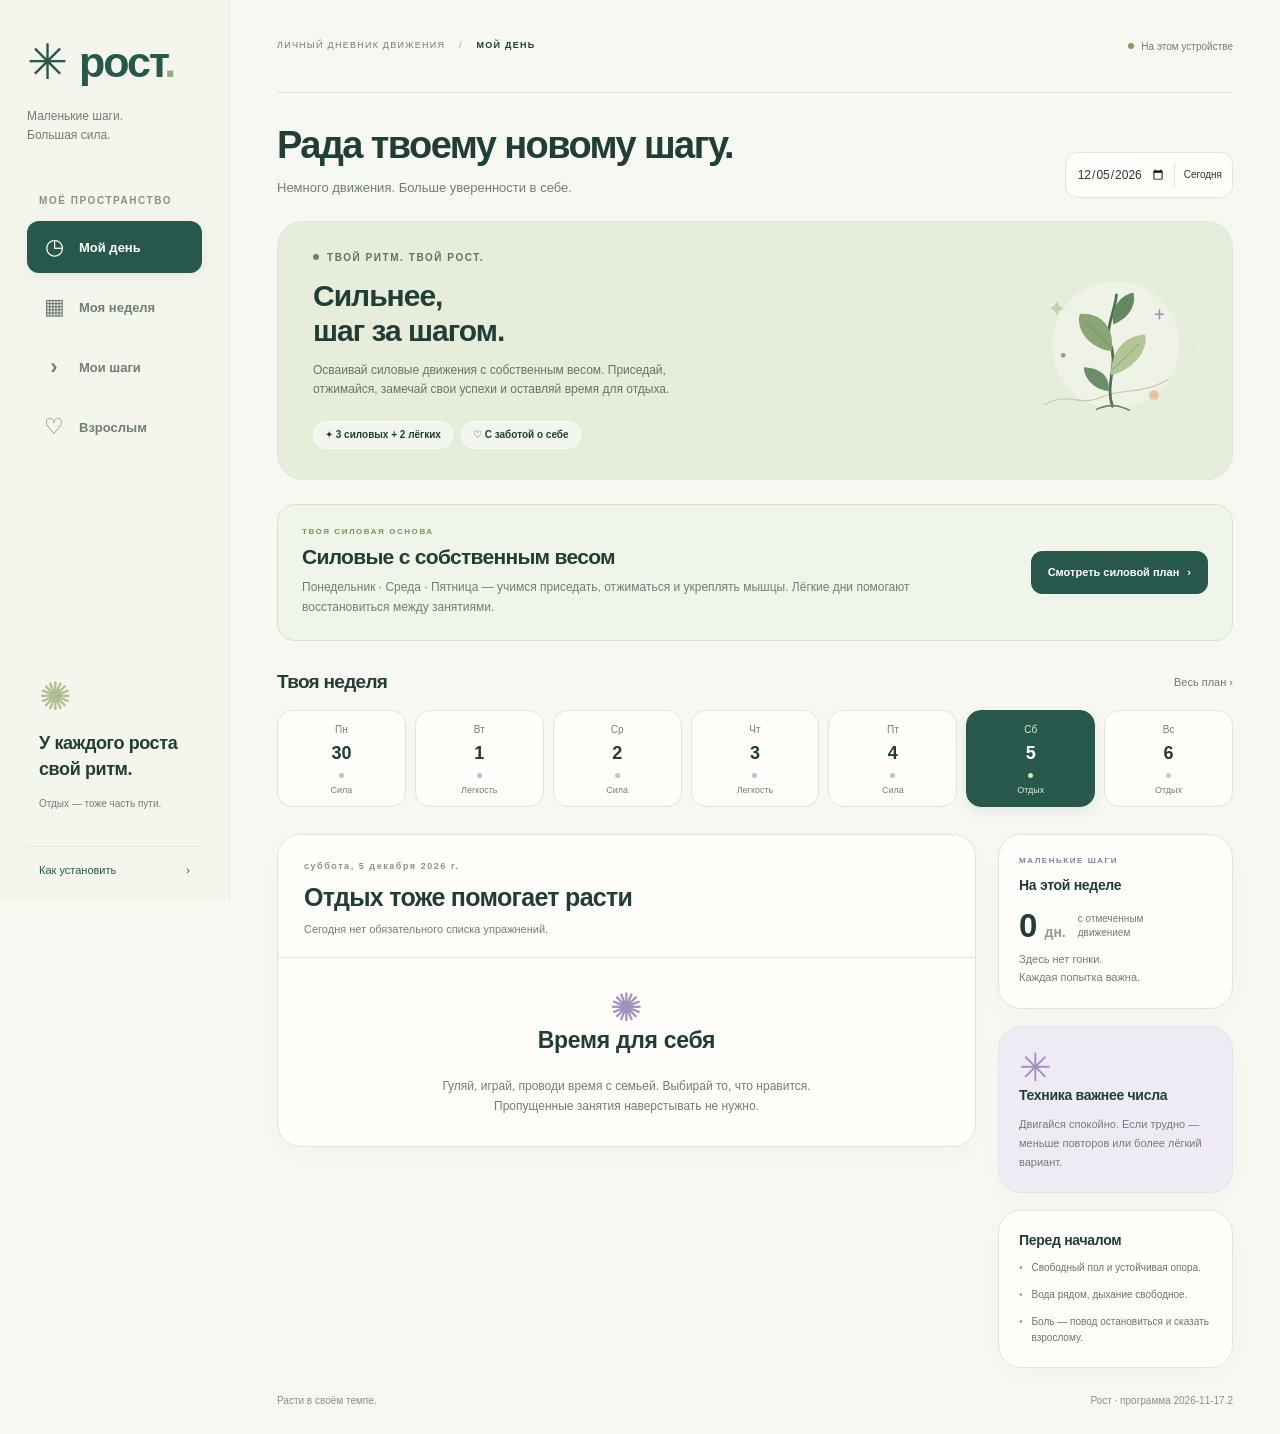
<file: index.html>
<!doctype html>
<html lang="ru">
<head>
<meta charset="utf-8">
<meta name="viewport" content="width=device-width,initial-scale=1,viewport-fit=cover">
<meta name="theme-color" content="#28584c">
<meta name="description" content="Рост — спокойный дневник движения: безопасный старт, маленькие шаги и радость от своих возможностей.">
<meta name="apple-mobile-web-app-capable" content="yes">
<meta name="apple-mobile-web-app-status-bar-style" content="default">
<title>Рост — маленькие шаги, большая сила</title>
<link rel="manifest" href="manifest.webmanifest">
<link rel="apple-touch-icon" href="icon-192.png">
<link rel="icon" href="icon.svg" type="image/svg+xml">
<link rel="stylesheet" href="styles.css">
<script src="app.js" defer></script>
</head>
<body>
<a class="skip-link" href="#main">К тренировке</a>
<div class="app-shell">
<aside class="sidebar">
<a class="brand" href="#today" aria-label="Рост — главная"><span class="brand-mark" aria-hidden="true">✳</span><span>рост<span class="brand-dot">.</span></span></a>
<p class="brand-caption">Маленькие шаги.<br>Большая сила.</p>
<div class="nav-label">МОЁ ПРОСТРАНСТВО</div>
<nav class="navigation" aria-label="Главное меню">
<button data-view="today" class="nav-button active"><span aria-hidden="true">◷</span><span>Мой день</span></button>
<button data-view="week" class="nav-button"><span aria-hidden="true">▦</span><span>Моя неделя</span></button>
<button data-view="progress" class="nav-button"><span aria-hidden="true">›</span><span>Мои шаги</span></button>
<button data-view="parents" class="nav-button"><span aria-hidden="true">♡</span><span>Взрослым</span></button>
</nav>
<div class="sidebar-bottom"><div class="small-flower" aria-hidden="true">✺</div><p>У каждого роста<br>свой ритм.</p><span>Отдых — тоже часть пути.</span></div>
<a class="install-link" href="install.html">Как установить <span aria-hidden="true">›</span></a>
</aside>
<div class="workspace">
<header class="topbar"><div class="breadcrumb">ЛИЧНЫЙ ДНЕВНИК ДВИЖЕНИЯ <span>/</span> <strong id="view-label">МОЙ ДЕНЬ</strong></div><span id="connection" class="connection"><i></i>На этом устройстве</span></header>
<main id="main" tabindex="-1"><div class="loading-state"><span class="brand-mark">✳</span><h1>Твой маленький шаг уже рядом.</h1><p>Открываем программу…</p></div></main>
<footer class="page-footer"><span>Расти в своём темпе.</span><span id="version">Рост · 1.0</span></footer>
</div>
</div>
<div id="toast" role="status" aria-live="polite" class="toast"></div>
<div id="timer-panel" class="timer-panel" hidden><div><span class="eyebrow">ТИХАЯ ПАУЗА</span><strong id="timer-display">01:00</strong></div><button id="timer-stop" class="icon-button" aria-label="Закрыть таймер">×</button></div>
<div id="update-banner" class="update-banner" hidden><span>Доступна новая версия приложения. Записи сохранены.</span><button id="reload-app" class="button dark">Обновить</button></div>
<input type="file" id="import-file" accept="application/json,.json" hidden>
<noscript><p class="noscript">Для дневника необходимо включить JavaScript. Программа находится в файле program.json.</p></noscript>
</body>
</html>
</file>
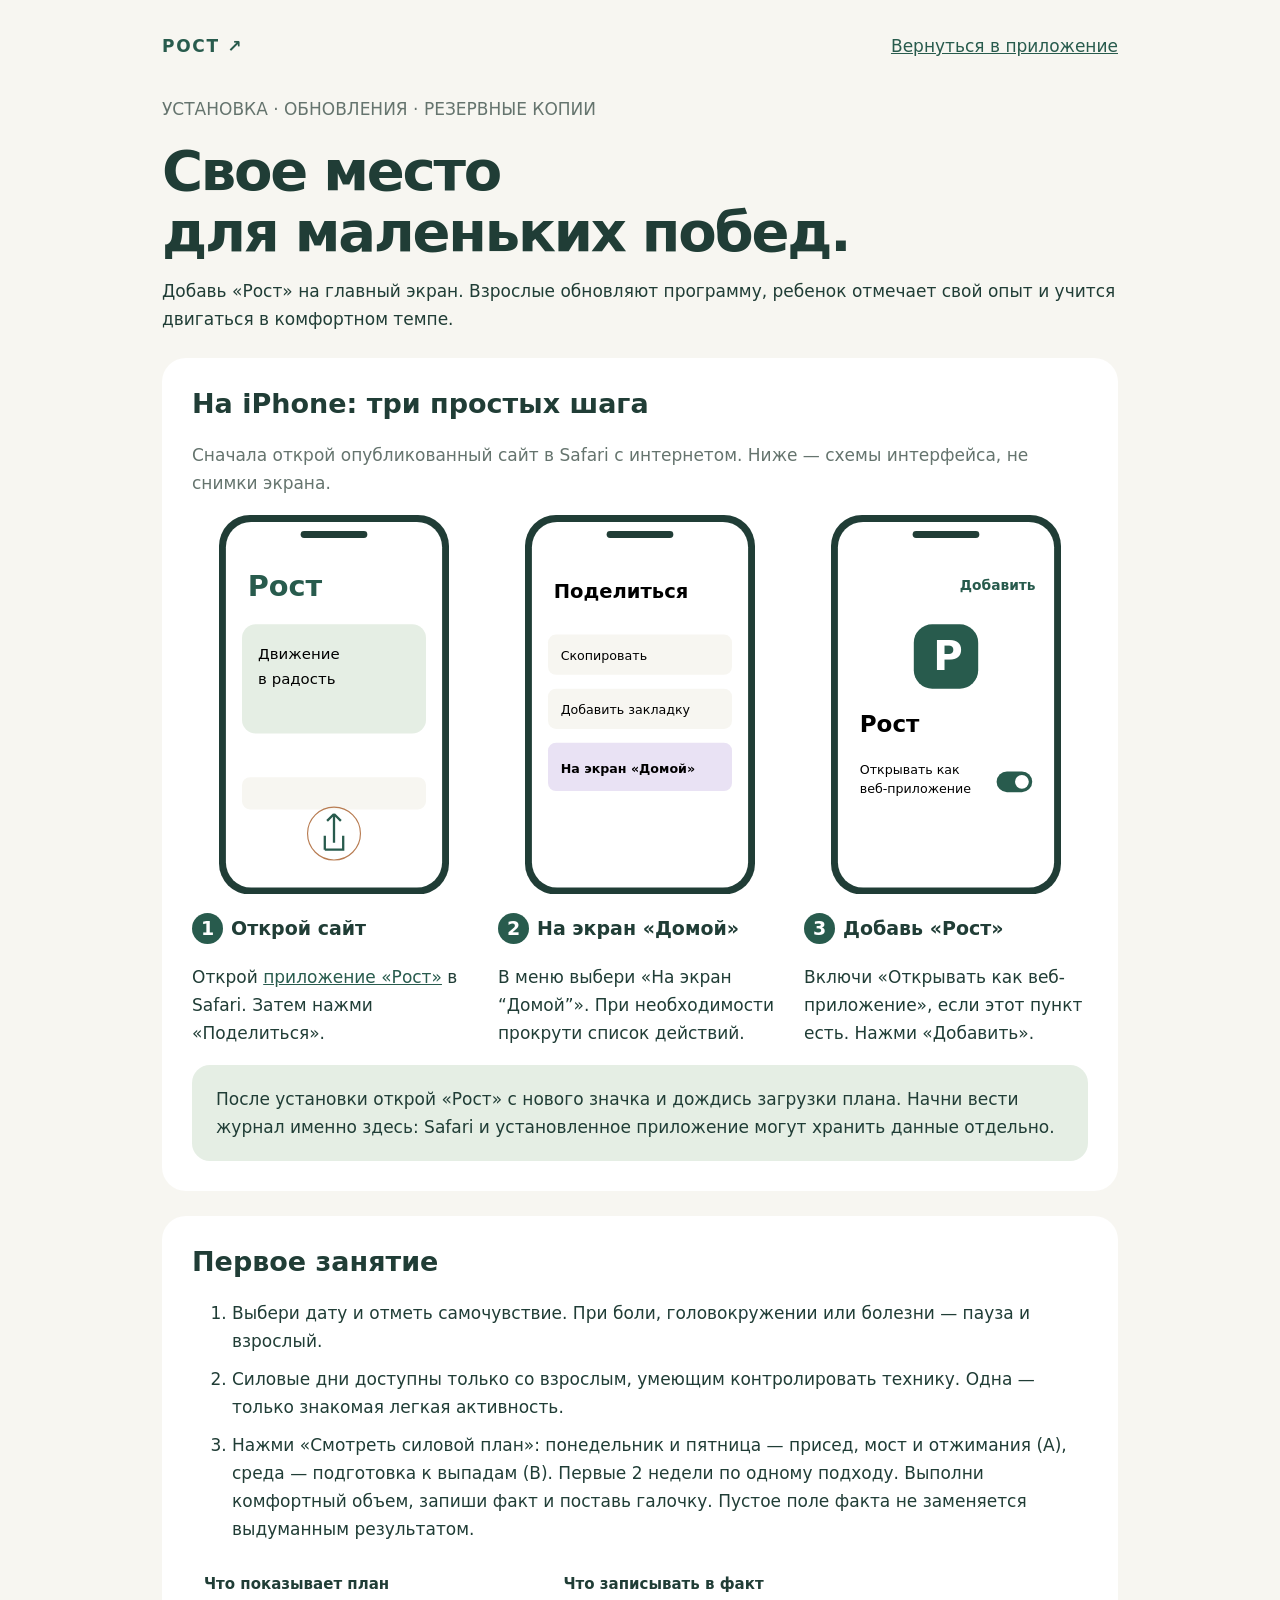
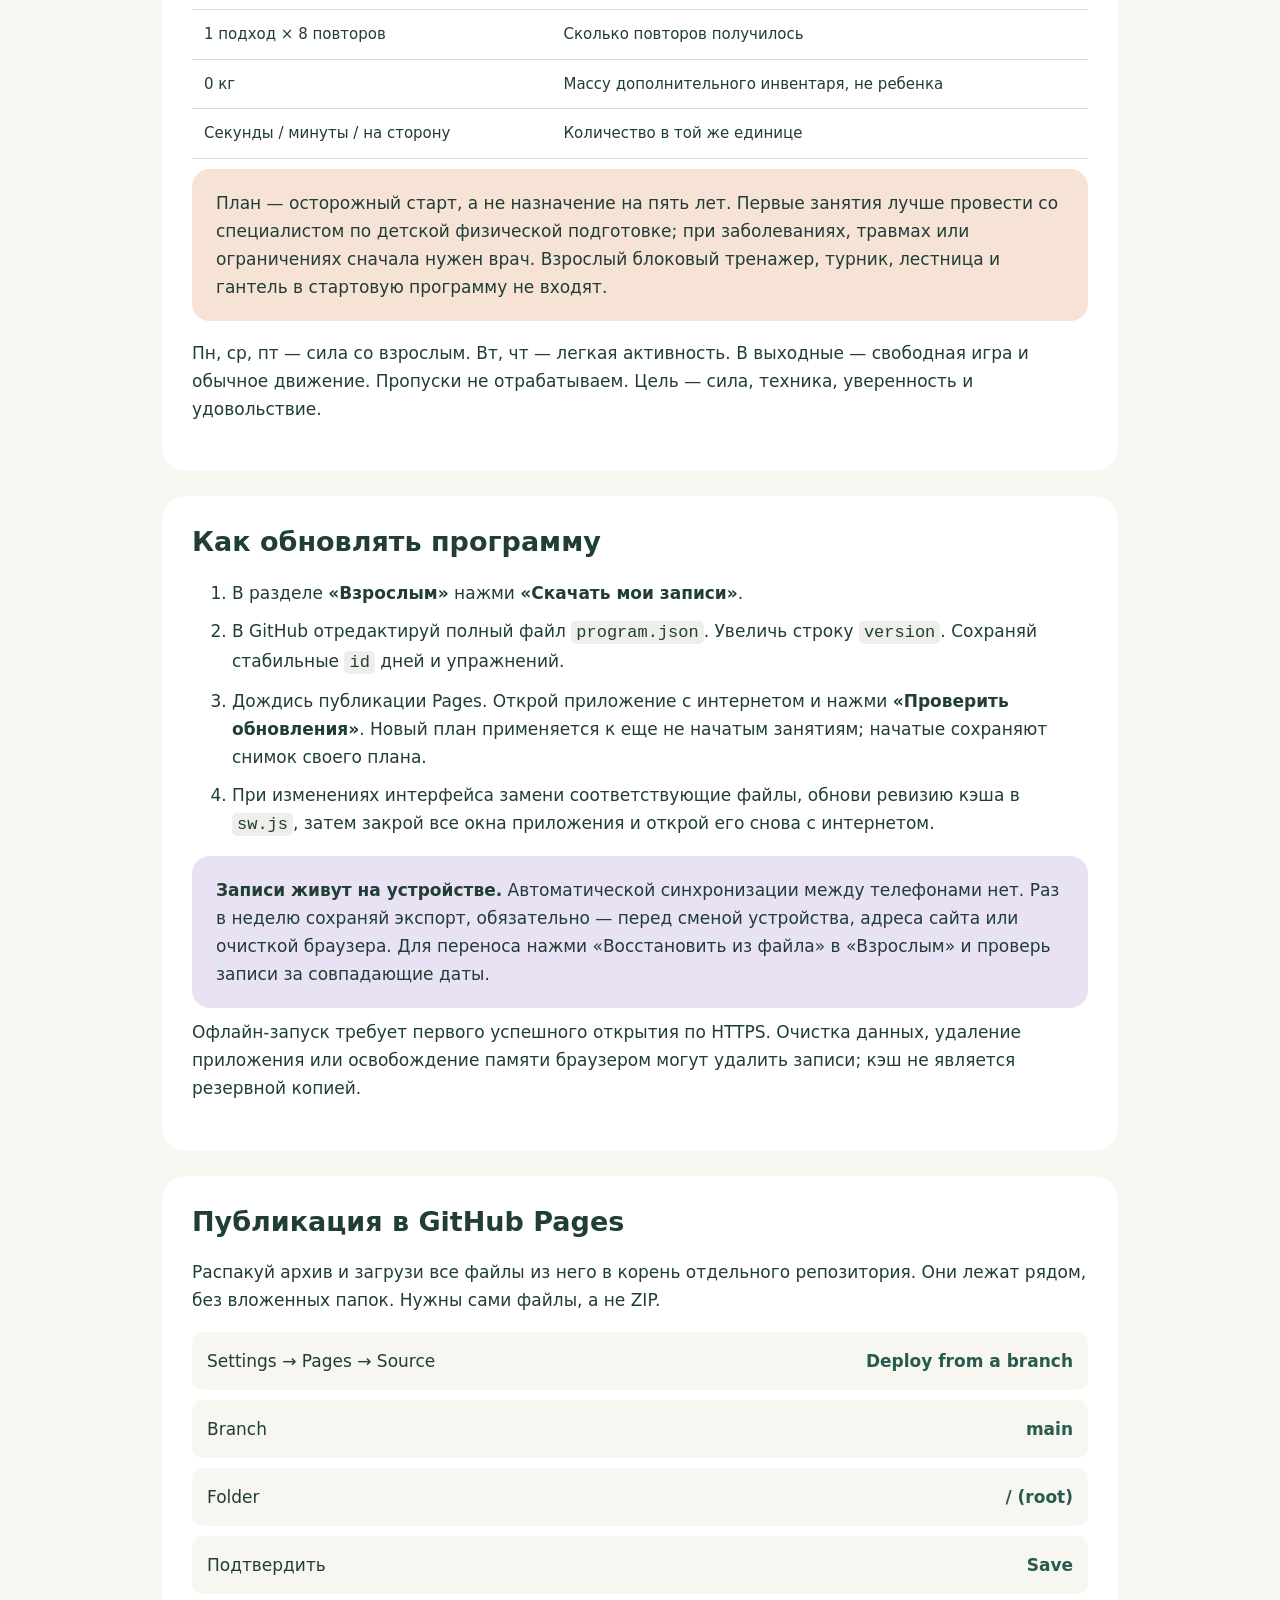
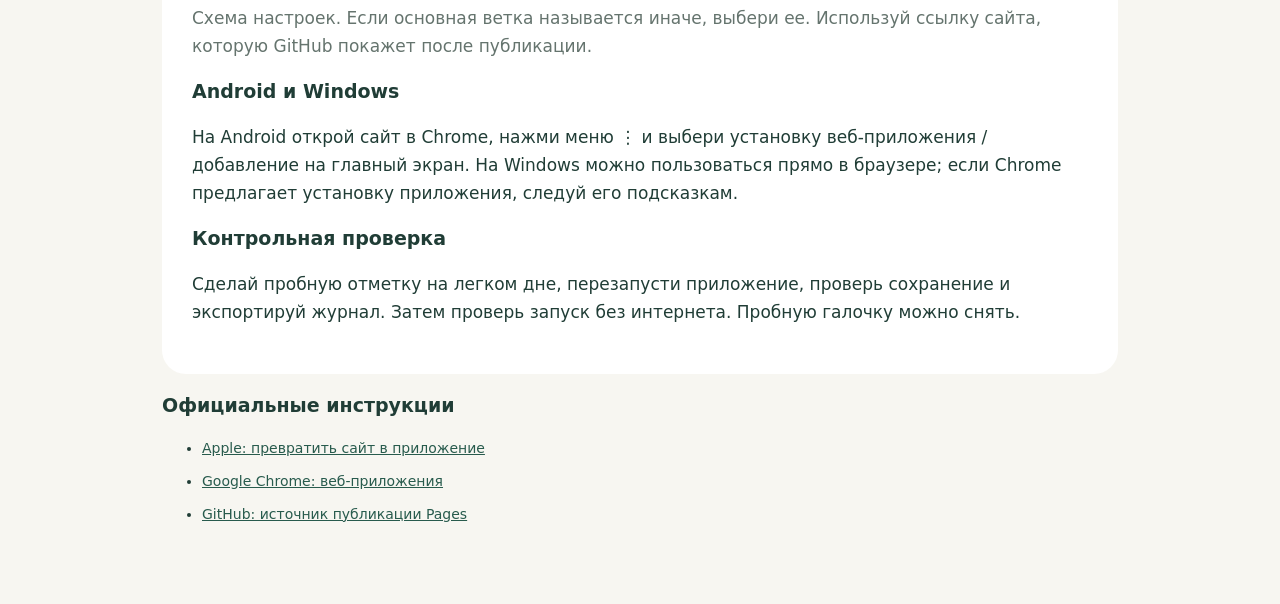
<file: install.html>
<!doctype html><html lang="ru"><meta charset="utf-8"><meta name="viewport" content="width=device-width,initial-scale=1"><meta name="theme-color" content="#285b4d"><title>Рост · установка и обновления</title><style>*{box-sizing:border-box}body{margin:0;background:#f7f6f1;color:#203d36;font:17px/1.65 system-ui,sans-serif}main{max-width:1000px;margin:auto;padding:32px 22px 70px}a{color:#285b4d}nav{display:flex;justify-content:space-between;gap:20px;margin-bottom:35px}.brand{font-weight:800;text-decoration:none;letter-spacing:.1em}h1{font-size:clamp(34px,7vw,56px);line-height:1.08;letter-spacing:-.04em;margin:15px 0}h2{font-size:27px;line-height:1.2;margin:0 0 20px}h3{font-size:19px;line-height:1.3}p{margin:10px 0 18px}.muted{color:#65746e}.box{background:white;padding:30px;border-radius:24px;margin-top:25px}.callout{background:#e5eee4;padding:20px 24px;border-radius:18px}.peach{background:#f6e3d6}.lilac{background:#e9e2f4}.phones{display:grid;grid-template-columns:repeat(3,1fr);gap:22px}.phone{width:100%;max-width:230px;height:auto;display:block;margin:auto}.num{display:inline-grid;place-items:center;background:#285b4d;color:white;border-radius:50%;width:31px;height:31px;font-weight:bold;margin-right:8px}table{width:100%;border-collapse:collapse;font-size:15px}td,th{text-align:left;padding:12px;border-bottom:1px solid #d8ded8}.setting{padding:15px;background:#f7f6f1;border-radius:10px;margin-top:10px;display:flex;justify-content:space-between;gap:20px}.setting b{color:#285b4d}code{font-family:ui-monospace,monospace;background:#eeefea;padding:2px 5px;border-radius:5px}li{margin:10px 0}.sources{font-size:14px}@media(max-width:650px){.phones{grid-template-columns:1fr}.box{padding:22px}.step{border-bottom:1px solid #e0e5de;padding-bottom:18px}.phone{max-width:190px}h2{font-size:25px}}@media print{nav{display:none}.box{break-inside:avoid}.phones{grid-template-columns:repeat(3,1fr)}body{font-size:12px}}</style><main><nav><a class="brand" href="./">РОСТ ↗</a><a href="./">Вернуться в приложение</a></nav><p class="muted">УСТАНОВКА · ОБНОВЛЕНИЯ · РЕЗЕРВНЫЕ КОПИИ</p><h1>Свое место<br>для маленьких побед.</h1><p>Добавь «Рост» на главный экран. Взрослые обновляют программу, ребенок отмечает свой опыт и учится двигаться в комфортном темпе.</p><section class="box"><h2>На iPhone: три простых шага</h2><p class="muted">Сначала открой опубликованный сайт в Safari с интернетом. Ниже — схемы интерфейса, не снимки экрана.</p><div class="phones"><article class="step"><svg class="phone" viewBox="0 0 200 330" role="img" aria-label="Схема шага 1: Открой сайт"><rect width="200" height="330" rx="27" fill="#203d36"/><rect x="6" y="6" width="188" height="318" rx="22" fill="white"/><rect x="71" y="14" width="58" height="6" rx="3" fill="#203d36"/><text x="25" y="70" font-size="25" fill="#285b4d" font-weight="700">Рост</text><rect x="20" y="95" width="160" height="95" rx="12" fill="#e5eee4"/><text x="34" y="125" font-size="13">Движение</text><text x="34" y="147" font-size="13">в радость</text><rect x="20" y="228" width="160" height="28" rx="7" fill="#f7f6f1"/><path d="M92 291h16v-12M92 291v-12M100 285v-25m0 0-6 6m6-6 6 6" stroke="#285b4d" stroke-width="2" fill="none"/><circle cx="100" cy="277" r="23" stroke="#b87c52" fill="none"/></svg><h3><span class="num">1</span>Открой сайт</h3><p>Открой <a href="./">приложение «Рост»</a> в Safari. Затем нажми «Поделиться».</p></article><article class="step"><svg class="phone" viewBox="0 0 200 330" role="img" aria-label="Схема шага 2: На экран «Домой»"><rect width="200" height="330" rx="27" fill="#203d36"/><rect x="6" y="6" width="188" height="318" rx="22" fill="white"/><rect x="71" y="14" width="58" height="6" rx="3" fill="#203d36"/><text x="25" y="72" font-size="17" font-weight="700">Поделиться</text><rect x="20" y="104" width="160" height="35" rx="7" fill="#f7f6f1"/><text x="31" y="126" font-size="11">Скопировать</text><rect x="20" y="151" width="160" height="35" rx="7" fill="#f7f6f1"/><text x="31" y="173" font-size="11">Добавить закладку</text><rect x="20" y="198" width="160" height="42" rx="7" fill="#e9e2f4"/><text x="31" y="224" font-size="11" font-weight="700">На экран «Домой»</text></svg><h3><span class="num">2</span>На экран «Домой»</h3><p>В меню выбери «На экран “Домой”». При необходимости прокрути список действий.</p></article><article class="step"><svg class="phone" viewBox="0 0 200 330" role="img" aria-label="Схема шага 3: Добавь «Рост»"><rect width="200" height="330" rx="27" fill="#203d36"/><rect x="6" y="6" width="188" height="318" rx="22" fill="white"/><rect x="71" y="14" width="58" height="6" rx="3" fill="#203d36"/><text x="112" y="65" font-size="12" fill="#285b4d" font-weight="700">Добавить</text><rect x="72" y="95" width="56" height="56" rx="16" fill="#285b4d"/><text x="89" y="135" font-size="35" fill="white" font-weight="700">Р</text><text x="25" y="189" font-size="20" font-weight="700">Рост</text><text x="25" y="225" font-size="11">Открывать как</text><text x="25" y="242" font-size="11">веб-приложение</text><rect x="144" y="223" width="31" height="18" rx="9" fill="#285b4d"/><circle cx="166" cy="232" r="6" fill="white"/></svg><h3><span class="num">3</span>Добавь «Рост»</h3><p>Включи «Открывать как веб-приложение», если этот пункт есть. Нажми «Добавить».</p></article></div><div class="callout">После установки открой «Рост» с нового значка и дождись загрузки плана. Начни вести журнал именно здесь: Safari и установленное приложение могут хранить данные отдельно.</div></section><section class="box"><h2>Первое занятие</h2><ol><li>Выбери дату и отметь самочувствие. При боли, головокружении или болезни — пауза и взрослый.</li><li>Силовые дни доступны только со взрослым, умеющим контролировать технику. Одна — только знакомая легкая активность.</li><li>Нажми «Смотреть силовой план»: понедельник и пятница — присед, мост и отжимания (A), среда — подготовка к выпадам (B). Первые 2 недели по одному подходу. Выполни комфортный объем, запиши факт и поставь галочку. Пустое поле факта не заменяется выдуманным результатом.</li></ol><table><tr><th>Что показывает план</th><th>Что записывать в факт</th></tr><tr><td>1 подход × 8 повторов</td><td>Сколько повторов получилось</td></tr><tr><td>0 кг</td><td>Массу дополнительного инвентаря, не ребенка</td></tr><tr><td>Секунды / минуты / на сторону</td><td>Количество в той же единице</td></tr></table><p class="callout peach">План — осторожный старт, а не назначение на пять лет. Первые занятия лучше провести со специалистом по детской физической подготовке; при заболеваниях, травмах или ограничениях сначала нужен врач. Взрослый блоковый тренажер, турник, лестница и гантель в стартовую программу не входят.</p><p>Пн, ср, пт — сила со взрослым. Вт, чт — легкая активность. В выходные — свободная игра и обычное движение. Пропуски не отрабатываем. Цель — сила, техника, уверенность и удовольствие.</p></section><section class="box"><h2>Как обновлять программу</h2><ol><li>В разделе <b>«Взрослым»</b> нажми <b>«Скачать мои записи»</b>.</li><li>В GitHub отредактируй полный файл <code>program.json</code>. Увеличь строку <code>version</code>. Сохраняй стабильные <code>id</code> дней и упражнений.</li><li>Дождись публикации Pages. Открой приложение с интернетом и нажми <b>«Проверить обновления»</b>. Новый план применяется к еще не начатым занятиям; начатые сохраняют снимок своего плана.</li><li>При изменениях интерфейса замени соответствующие файлы, обнови ревизию кэша в <code>sw.js</code>, затем закрой все окна приложения и открой его снова с интернетом.</li></ol><div class="callout lilac"><b>Записи живут на устройстве.</b> Автоматической синхронизации между телефонами нет. Раз в неделю сохраняй экспорт, обязательно — перед сменой устройства, адреса сайта или очисткой браузера. Для переноса нажми «Восстановить из файла» в «Взрослым» и проверь записи за совпадающие даты.</div><p>Офлайн-запуск требует первого успешного открытия по HTTPS. Очистка данных, удаление приложения или освобождение памяти браузером могут удалить записи; кэш не является резервной копией.</p></section><section class="box"><h2>Публикация в GitHub Pages</h2><p>Распакуй архив и загрузи все файлы из него в корень отдельного репозитория. Они лежат рядом, без вложенных папок. Нужны сами файлы, а не ZIP.</p><div class="setting"><span>Settings → Pages → Source</span><b>Deploy from a branch</b></div><div class="setting"><span>Branch</span><b>main</b></div><div class="setting"><span>Folder</span><b>/ (root)</b></div><div class="setting"><span>Подтвердить</span><b>Save</b></div><p class="muted">Схема настроек. Если основная ветка называется иначе, выбери ее. Используй ссылку сайта, которую GitHub покажет после публикации.</p><h3>Android и Windows</h3><p>На Android открой сайт в Chrome, нажми меню ⋮ и выбери установку веб-приложения / добавление на главный экран. На Windows можно пользоваться прямо в браузере; если Chrome предлагает установку приложения, следуй его подсказкам.</p><h3>Контрольная проверка</h3><p>Сделай пробную отметку на легком дне, перезапусти приложение, проверь сохранение и экспортируй журнал. Затем проверь запуск без интернета. Пробную галочку можно снять.</p></section><section class="sources"><h3>Официальные инструкции</h3><ul><li><a href="https://support.apple.com/guide/iphone/iphea86e5236/ios" target="_blank" rel="noopener">Apple: превратить сайт в приложение</a></li><li><a href="https://support.google.com/chrome/answer/9658361" target="_blank" rel="noopener">Google Chrome: веб-приложения</a></li><li><a href="https://docs.github.com/en/pages/getting-started-with-github-pages/configuring-a-publishing-source-for-your-github-pages-site" target="_blank" rel="noopener">GitHub: источник публикации Pages</a></li></ul></section></main></html>
</file>
<file: styles.css>
:root{--paper:#f7f8f2;--surface:#fffefa;--ink:#213e36;--muted:#6f7f76;--green:#28584c;--lime:#dcebc6;--line:#e1e6dc;--lilac:#eae5f5;--peach:#f9e6d7;--rose:#a14d51;--radius:23px;--shadow:0 8px 30px #27453705;font-family:Inter,-apple-system,BlinkMacSystemFont,"Segoe UI",Arial,sans-serif;color:var(--ink);background:var(--paper);font-synthesis:none}*{box-sizing:border-box}body{margin:0}button,input,select{font:inherit}button,a,input,summary{touch-action:manipulation}button,a{ -webkit-tap-highlight-color:transparent}button{cursor:pointer}a{color:var(--green)}button:focus-visible,a:focus-visible,input:focus-visible,summary:focus-visible,select:focus-visible{outline:3px solid #8b73b8;outline-offset:3px}button:disabled,input:disabled{cursor:not-allowed;opacity:.55}button{color:inherit}button:not(.nav-button){transition:background .15s,transform .15s}button:active:not(:disabled){transform:translateY(1px)}[hidden]{display:none!important}.app-shell{display:grid;grid-template-columns:230px minmax(0,1fr);min-height:100dvh}.sidebar{position:sticky;top:0;height:100dvh;padding:38px 27px 24px;border-right:1px solid var(--line);display:flex;flex-direction:column;background:#f4f6ee}.brand{font-weight:750;font-size:43px;letter-spacing:-2px;text-decoration:none;display:flex;align-items:center;gap:11px;line-height:1}.brand-mark{font-size:49px;color:var(--green);font-weight:400;letter-spacing:0}.brand-dot{color:#94ae73}.brand-caption{font-size:12px;line-height:1.6;margin:20px 0 50px;color:var(--muted)}.nav-label,.eyebrow{font-size:10px;font-weight:750;letter-spacing:1.55px}.nav-label{color:#879186;margin:0 12px 15px}.navigation{display:grid;gap:8px}.nav-button{display:flex;align-items:center;gap:14px;padding:15px 16px;width:100%;border:0;border-radius:12px;background:none;color:var(--muted);text-align:left;font-size:13px;font-weight:600;min-height:48px}.nav-button>span:first-child{width:22px;font-size:22px;text-align:center;line-height:1}.nav-button:hover{background:#e9eee1}.nav-button.active{background:var(--green);color:white;box-shadow:0 5px 14px #28584c13}.sidebar-bottom{margin-top:auto;padding:35px 12px}.small-flower{font-size:39px;color:#b0be8f}.sidebar-bottom p{font-size:18px;font-weight:600;line-height:1.45;letter-spacing:-.4px;margin:11px 0}.sidebar-bottom>span{font-size:10px;color:var(--muted)}.install-link{display:flex;justify-content:space-between;padding:17px 12px 0;border-top:1px solid var(--line);font-size:11px;text-decoration:none}.workspace{padding:0 47px;max-width:1440px;width:100%;margin:auto}.topbar{display:flex;justify-content:space-between;align-items:center;min-height:93px;gap:20px;border-bottom:1px solid var(--line);margin-bottom:31px}.breadcrumb{font-size:9px;letter-spacing:1.25px;color:var(--muted);line-height:1.7}.breadcrumb strong{font-size:9px;color:var(--ink)}.breadcrumb span{margin:0 10px;color:#a3aca0}.connection{font-size:10px;white-space:nowrap;color:var(--muted);display:flex;gap:7px;align-items:center}.connection i{width:6px;height:6px;background:#7f9b66;border-radius:50%}.connection.offline i{background:#b59e61}.page-footer{display:flex;justify-content:space-between;gap:18px;color:#899388;font-size:10px;padding:27px 0 28px}.loading-state{text-align:center;padding:60px 16px}h1,h2,h3,p{margin-top:0}h1{font-size:38px;font-weight:650;letter-spacing:-1.6px;line-height:1.12}h2{font-size:24px;letter-spacing:-.7px;font-weight:650}h3{font-size:17px;font-weight:650;letter-spacing:-.3px}p{font-size:13px;line-height:1.65}.intro-heading{display:flex;justify-content:space-between;gap:20px;align-items:end;margin-bottom:23px}.intro-heading h1{margin-bottom:10px}.intro-heading p{color:var(--muted);margin-bottom:0}.date-pill{display:flex;align-items:center;gap:8px;background:var(--surface);border:1px solid var(--line);border-radius:12px;padding:8px 10px;flex-shrink:0}.date-pill input{border:0;background:transparent;color:var(--ink);max-width:137px;font-size:12px;min-height:28px}.date-pill button{font-size:10px;border:0;border-left:1px solid var(--line);background:transparent;padding:6px 0 6px 9px}.hero{position:relative;overflow:hidden;display:grid;grid-template-columns:minmax(0,1fr) 215px;background:#e6eddb;border:1px solid #dfe7d3;border-radius:26px;margin-bottom:24px;min-height:235px}.hero-copy{padding:30px 35px;position:relative;z-index:1}.hero .eyebrow{color:#61764e;display:flex;align-items:center;gap:8px;margin-bottom:16px}.eyebrow-dot{width:6px;height:6px;border-radius:50%;background:#6d8656}.hero h2{font-size:30px;letter-spacing:-1px;margin:0 0 12px;max-width:400px;line-height:1.16}.hero p{color:#65775d;max-width:375px;font-size:12px;margin:0 0 22px;line-height:1.6}.hero-art{position:relative;display:flex;align-items:center;justify-content:center;margin-right:24px}.hero-art svg{width:230px;height:215px;max-width:100%;overflow:visible}.hero-tags{display:flex;flex-wrap:wrap;gap:8px}.tag{display:inline-flex;align-items:center;gap:6px;background:#ffffff85;font-size:10px;font-weight:550;border:1px solid #ffffff65;border-radius:20px;padding:7px 11px;line-height:1.2}.tag.green{background:#edf3e5;border-color:#e1e9d5;color:#587047}.tag.lilac{background:var(--lilac);border-color:var(--lilac);color:#756188}.tag.peach{background:var(--peach);border-color:var(--peach);color:#92674b}.tag.neutral{background:#eff1ec;border-color:#e4e8df;color:#71816e}.section-title{display:flex;align-items:center;justify-content:space-between;gap:12px;margin-bottom:14px}.section-title h2{font-size:19px;margin:0}.section-title .quiet-link{border:0;padding:8px 0;background:none;font-size:11px;color:var(--muted)}.week-strip{display:grid;grid-template-columns:repeat(7,minmax(0,1fr));gap:9px;margin-bottom:27px}.day-mini{border:1px solid var(--line);border-radius:15px;background:var(--surface);padding:13px 5px 11px;text-align:center;color:var(--muted)}.day-mini .day-name{display:block;font-size:10px;margin-bottom:8px}.day-mini .day-number{font-size:18px;font-weight:650;display:block;margin-bottom:9px;color:var(--ink)}.day-mini .day-status{font-size:9px;display:block;white-space:nowrap;overflow:hidden;text-overflow:ellipsis}.day-mini .day-dot{display:block;width:5px;height:5px;border-radius:50%;margin:0 auto 7px;background:#bdcaaa}.day-mini.kind-easy .day-dot{background:#c5b8da}.day-mini.kind-rest .day-dot{background:#c4ccc0}.day-mini.selected{background:var(--green);border-color:var(--green);color:#dbe8dc;box-shadow:0 5px 14px #28584c17}.day-mini.selected .day-number{color:white}.day-mini.selected .day-dot{background:#d0e3b1}.day-mini.has-progress .day-status{font-weight:700}.today-grid{display:grid;grid-template-columns:minmax(0,1fr) 235px;gap:22px;align-items:start}.main-card,.side-card,.section-card{background:var(--surface);border:1px solid var(--line);border-radius:var(--radius);box-shadow:var(--shadow)}.routine-header{padding:24px 26px 19px;border-bottom:1px solid var(--line)}.routine-header .eyebrow{color:#8a9683;font-size:9px;margin:0 0 9px}.routine-header h2{font-size:25px;margin:0 0 8px}.routine-header p{color:var(--muted);font-size:11px;margin:0}.routine-meta{display:flex;align-items:center;justify-content:space-between;gap:15px;margin-top:16px}.progress-count{font-size:11px;color:var(--muted)}.progress-bar{height:4px;background:#e9eee2;border-radius:10px;margin-top:15px;overflow:hidden}.progress-bar i{display:block;height:100%;background:#8daa6b;transition:width .3s}.preflight{padding:20px 26px;background:#fcfcf7;border-bottom:1px solid var(--line)}.preflight-title{font-size:11px;font-weight:650;margin-bottom:10px}.mood-buttons{display:flex;flex-wrap:wrap;gap:7px;margin-bottom:13px}.mood{border:1px solid var(--line);border-radius:20px;background:var(--surface);padding:8px 10px;font-size:10px;min-height:34px}.mood.active{background:#e9efdf;border-color:#9bb47e}.mood[data-mood="pain"].active{background:#f7e1df;border-color:#d1a6a1;color:#803f42}.adult-control{display:flex;gap:9px;align-items:flex-start;font-size:11px;line-height:1.5}.adult-control input{accent-color:var(--green);width:17px;height:17px;margin:0;flex-shrink:0}.adult-control small{display:block;color:var(--muted);font-size:10px;margin-top:3px}.notice{font-size:11px;line-height:1.6;background:#f0f3e9;border-radius:12px;padding:12px 14px;margin:14px 0 0;color:#617356}.notice.warning{background:#f9e7df;color:#895d4c}.notice.pain{background:#f8e4e2;color:#8e4449}.notice.info{background:#efebf6;color:#736387}.phase{margin:18px 23px;padding:14px 15px;background:#f2f4ec;border-radius:13px;display:flex;gap:12px;align-items:start}.phase-icon{font-size:20px;color:#8aa76b;flex-shrink:0}.phase h3{font-size:11px;margin:0 0 3px}.phase p{font-size:10px;line-height:1.6;color:var(--muted);margin:0}.exercise-list{padding:0 23px}.exercise{padding:19px 0 20px;border-bottom:1px solid var(--line)}.exercise:last-child{border-bottom:0}.exercise-heading{display:flex;gap:11px;align-items:start;margin-bottom:12px}.exercise-number{width:28px;height:28px;flex-shrink:0;border-radius:9px;background:#f0f0e9;display:grid;place-items:center;font-size:10px;color:#829073}.exercise.done .exercise-number{background:#dceacb;color:#577c3c}.exercise-title{flex:1;min-width:0}.exercise h3{font-size:14px;margin:1px 0 5px}.exercise-subtitle{font-size:10px;color:var(--muted);line-height:1.4}.technique{font-size:11px;margin-bottom:13px}.technique summary{cursor:pointer;color:#647d59;font-size:10px;padding:5px 0;list-style:none}.technique summary::before{content:'＋';margin-right:5px}.technique[open] summary::before{content:'−'}.technique p{font-size:11px;background:#f3f5ee;border-radius:10px;margin:6px 0 0;padding:11px 13px;color:#66715f;line-height:1.6}.technique p b{font-weight:650;color:#4a6143}.sets-grid{display:grid;grid-template-columns:32px minmax(65px,1fr) 82px 70px 31px;gap:7px;align-items:center}.set-head{font-size:8px;color:#88917f;padding-bottom:8px;line-height:1.3}.set-head .sub{display:block;font-size:7px;color:#9a9f94}.set-number{font-size:10px;color:var(--muted);text-align:center}.set-plan{font-size:11px;font-weight:550;line-height:1.35}.set-plan small{display:block;font-size:8px;font-weight:400;color:#8b9485;margin-top:3px}.set-input{width:100%;min-width:0;border:1px solid #dfe5d8;border-radius:8px;padding:9px 7px;background:#fffefa;color:var(--ink);font-size:12px;text-align:center;height:36px;-moz-appearance:textfield}.set-input::-webkit-inner-spin-button{appearance:none}.set-input::placeholder{color:#bdc4b7}.set-check{width:22px;height:22px;accent-color:var(--green);cursor:pointer;margin:0 0 0 3px}.set-row{display:contents}.set-spacer{grid-column:1 / -1;height:1px}.exercise-tools{display:flex;justify-content:space-between;gap:10px;align-items:center;margin-top:11px}.rest-button{font-size:9px;color:#7e8b72;background:#f0f3e9;border:0;border-radius:6px;padding:7px 9px;min-height:30px}.exercise-tools>span{font-size:8px;color:#8b9684}.routine-bottom{padding:14px 24px 24px}.routine-bottom p{font-size:10px;color:var(--muted);margin:0}.side-stack{display:grid;gap:17px}.side-card{padding:21px 20px}.side-card h3{font-size:14px;margin-bottom:12px}.side-card p{font-size:11px;color:var(--muted);margin-bottom:0;line-height:1.7}.side-card.lilac{background:#eeebf5;border-color:#e6e1f0}.side-card.peach{background:#fbecdf;border-color:#f2e2d3}.side-card .eyebrow{font-size:8px;color:#8b7d9f;margin-bottom:12px;display:block}.small-stat{display:flex;align-items:center;gap:12px;margin:14px 0 5px}.stat-value{font-size:33px;font-weight:550;letter-spacing:-1px}.stat-value span{font-size:14px;color:#929a8d;letter-spacing:0}.small-stat p{font-size:10px;line-height:1.4}.flower-icon{font-size:39px;color:#a391bd;line-height:1}.tips-list{list-style:none;margin:0;padding:0}.tips-list li{display:flex;gap:9px;font-size:10px;color:#697861;line-height:1.6;margin-bottom:11px}.tips-list li:last-child{margin-bottom:0}.tips-list li::before{content:'•';color:#9aae7e}.tiny-label{font-size:9px;color:#909b87}.button{border:1px solid var(--line);border-radius:11px;background:var(--surface);font-size:12px;padding:12px 16px;min-height:43px;font-weight:550;text-decoration:none;display:inline-flex;align-items:center;justify-content:center;gap:8px}.button.dark{background:var(--green);border-color:var(--green);color:white}.button.soft{background:#e9efde;border-color:#dfe7d4}.button:hover{filter:brightness(.98)}.button-row{display:flex;flex-wrap:wrap;gap:9px;margin-top:17px}.section-card{padding:25px 27px;margin-bottom:19px}.section-card>p{color:var(--muted)}.week-cards{display:grid;grid-template-columns:repeat(2,minmax(0,1fr));gap:17px}.week-card{border:1px solid var(--line);background:var(--surface);border-radius:20px;padding:22px;display:flex;flex-direction:column;align-items:start}.week-card-top{display:flex;justify-content:space-between;gap:10px;width:100%;align-items:center;margin-bottom:18px}.week-card-day{font-size:11px;font-weight:600;color:var(--muted)}.week-card h2{font-size:21px;margin-bottom:10px}.week-card p{font-size:11px;color:var(--muted)}.week-card ul{padding-left:17px;margin:0 0 18px;width:100%;font-size:11px;line-height:1.8;color:#62715d}.week-card .button{margin-top:auto;font-size:11px;min-height:36px;padding:9px 12px}.week-card.kind-rest{background:#eff2e8}.week-card.kind-rest h2{font-size:20px}.stats-grid{display:grid;grid-template-columns:repeat(3,1fr);gap:16px;margin-bottom:22px}.stat-card{padding:22px;border:1px solid var(--line);border-radius:18px;background:var(--surface)}.stat-card:nth-child(2){background:var(--lilac)}.stat-card:nth-child(3){background:var(--peach)}.stat-card strong{display:block;font-size:35px;font-weight:600;margin-bottom:9px;letter-spacing:-1px}.stat-card span{font-size:11px;color:var(--muted)}.empty-state{padding:35px 15px;text-align:center}.empty-state .flower-icon{font-size:58px}.empty-state h3{font-size:20px;margin-top:14px}.empty-state p{font-size:12px;color:var(--muted);max-width:410px;margin:0 auto}.history-list{display:grid;gap:10px}.history-row{display:flex;justify-content:space-between;gap:15px;align-items:center;padding:17px 0;border-bottom:1px solid var(--line)}.history-row:last-child{border:0}.history-row h3{font-size:13px;margin:0 0 5px}.history-row p{font-size:10px;color:var(--muted);margin:0}.history-row .button{padding:9px 12px;min-height:35px;font-size:10px}.parent-grid{display:grid;grid-template-columns:1fr 1fr;gap:18px}.parent-grid .section-card{margin-bottom:0}.parent-list{padding-left:18px;margin-bottom:0}.parent-list li{font-size:12px;color:#64715e;line-height:1.75;margin-bottom:11px}.parent-list li:last-child{margin-bottom:0}.source-list{list-style:none;padding:0;margin-bottom:0}.source-list li{font-size:11px;margin:0 0 12px;line-height:1.5}.source-list a{text-underline-offset:3px}.update-status{font-size:11px;line-height:1.65;color:var(--muted);margin-bottom:0}.data-note{font-size:10px;color:#8b957f;margin-top:13px;margin-bottom:0}.checkline{display:flex;align-items:flex-start;gap:8px;margin-top:14px;font-size:11px;line-height:1.6}.checkline input{accent-color:var(--green);margin-top:3px;flex-shrink:0}.toast{position:fixed;bottom:26px;left:50%;transform:translate(-50%,20px);opacity:0;pointer-events:none;z-index:1000;background:#244a40;color:white;padding:14px 21px;border-radius:12px;box-shadow:0 8px 35px #1a352731;font-size:12px;line-height:1.5;max-width:min(90vw,600px);transition:opacity .15s,transform .15s}.toast.visible{opacity:1;transform:translate(-50%,0)}.timer-panel{position:fixed;right:25px;bottom:22px;z-index:80;background:#fffefa;border:1px solid #cbd7bd;border-radius:18px;padding:16px 18px 16px 23px;display:flex;align-items:center;gap:28px;box-shadow:0 6px 30px #263d2422}.timer-panel .eyebrow{font-size:8px;color:#8b997b;display:block;margin-bottom:5px}.timer-panel strong{font-size:29px;letter-spacing:1px;font-variant-numeric:tabular-nums;font-weight:500}.icon-button{background:none;border:0;width:32px;height:32px;font-size:22px;color:#819276}.update-banner{position:fixed;bottom:18px;left:50%;transform:translateX(-50%);z-index:90;display:flex;align-items:center;gap:18px;border:1px solid var(--line);background:#fffefa;padding:16px;border-radius:15px;box-shadow:0 6px 35px #223d3020;max-width:calc(100vw - 30px);font-size:12px}.update-banner .button{flex-shrink:0}.skip-link{position:fixed;left:10px;top:-60px;z-index:1000;background:white;padding:12px}.skip-link:focus{top:10px}.noscript{padding:25px}.stop-card{text-align:center;padding:30px 23px}.stop-card .stop-symbol{font-size:38px;margin-bottom:16px;display:block}.stop-card h3{font-size:23px}.stop-card p{max-width:450px;margin:0 auto;color:var(--muted);font-size:12px}.readonly-banner{margin:12px 0 0;font-size:10px;color:#806c95}.note-footer{font-size:11px;color:#849077;text-align:center;margin:24px 0 3px}.week-note{font-size:12px;color:var(--muted);margin:0 0 20px}.intro-right{font-size:11px;color:var(--muted)}.error-panel{padding:35px;background:var(--surface);border:1px solid var(--line);border-radius:20px}.error-panel h1{font-size:27px}.error-panel p{color:var(--muted)}.history-details{font-size:10px;color:var(--muted);margin-top:8px;line-height:1.8}.history-details summary{cursor:pointer}.history-details ul{padding-left:15px}.error-inline{font-size:12px;color:#a44449;padding:15px;border:1px solid #edc8c5;border-radius:12px;background:#fff2f0;margin-bottom:17px}
@media(min-width:1400px){.workspace{padding:0 60px}.today-grid{grid-template-columns:minmax(0,1fr) 265px}.hero{grid-template-columns:1fr 280px}.hero-art{margin-right:45px}.hero-art svg{width:240px}}
@media(max-width:1150px){.app-shell{grid-template-columns:196px minmax(0,1fr)}.sidebar{padding:33px 20px 24px}.workspace{padding:0 28px}.today-grid{grid-template-columns:minmax(0,1fr)}.side-stack{grid-template-columns:repeat(3,1fr)}.side-card{padding:18px 16px}.side-card h3{font-size:12px}.side-card p{font-size:10px}.hero{grid-template-columns:1fr 185px}.hero-copy{padding:27px}.hero h2{font-size:28px}.routine-header,.preflight{padding-left:23px;padding-right:23px}.sets-grid{grid-template-columns:35px minmax(90px,1fr) 110px 90px 35px}}
@media(max-width:850px){.app-shell{grid-template-columns:1fr}.sidebar{position:relative;top:auto;width:100%;height:auto;padding:18px 25px;flex-direction:row;align-items:center;justify-content:space-between;border-right:0;border-bottom:1px solid var(--line);gap:20px}.brand{font-size:31px;gap:8px}.brand-mark{font-size:36px}.brand-caption,.nav-label,.sidebar-bottom,.install-link{display:none}.navigation{display:flex;gap:5px}.nav-button{width:auto;gap:6px;padding:10px 11px;min-height:40px;font-size:10px}.nav-button>span:first-child{font-size:17px;width:18px}.workspace{padding:0 28px}.topbar{min-height:61px;margin-bottom:25px}.hero{grid-template-columns:1fr 230px}.today-grid{grid-template-columns:minmax(0,1fr) 205px;gap:16px}.side-stack{display:grid;grid-template-columns:1fr}.side-card{padding:20px}.sets-grid{grid-template-columns:24px minmax(65px,1fr) 66px 59px 26px;gap:5px}.exercise-list{padding:0 18px}.routine-header,.preflight{padding-left:19px;padding-right:19px}.phase{margin-left:18px;margin-right:18px}.exercise-title h3{font-size:13px}.set-head{font-size:7px}.set-input{font-size:11px;padding:8px 5px}.set-plan{font-size:10px}.set-check{width:20px;height:20px}.hero-copy{padding:27px}.hero-art{margin-right:18px}}
@media(max-width:680px){.workspace{padding:0 20px}.sidebar{padding:16px 20px}.navigation{position:fixed;bottom:0;left:0;right:0;z-index:70;background:#fafcf5f5;backdrop-filter:blur(14px);border-top:1px solid #dfe6d6;justify-content:space-around;padding:8px 9px calc(8px + env(safe-area-inset-bottom));gap:3px}.nav-button{display:flex;flex:1;flex-direction:column;gap:5px;font-size:9px;padding:8px 4px;min-height:53px;border-radius:11px}.nav-button>span:first-child{font-size:22px;width:auto}.nav-button.active{background:#e4ecd8;color:var(--green);box-shadow:none}.sidebar::after{content:'МАЛЕНЬКИЕ ШАГИ, БОЛЬШАЯ СИЛА';font-size:7px;letter-spacing:1px;color:#7b8c70;max-width:130px;line-height:1.7;text-align:right}.topbar{min-height:51px;margin-bottom:22px;gap:8px}.breadcrumb{font-size:7px;letter-spacing:.65px}.breadcrumb strong{font-size:7px}.breadcrumb span{margin:0 6px}.connection{font-size:8px;gap:5px}.connection i{width:5px;height:5px}.intro-heading{align-items:start;flex-wrap:wrap;gap:14px;margin-bottom:19px}.intro-heading h1{font-size:30px;letter-spacing:-1px;line-height:1.15;margin-bottom:8px}.intro-heading p{font-size:11px}.date-pill{padding:6px 9px;border-radius:9px}.date-pill input{font-size:11px;max-width:125px}.date-pill button{font-size:9px}.hero{min-height:222px;grid-template-columns:minmax(0,1fr) 122px;border-radius:21px;margin-bottom:23px}.hero-copy{padding:24px 0 23px 22px}.hero .eyebrow{font-size:8px;letter-spacing:1px;margin-bottom:14px}.hero h2{font-size:26px;line-height:1.14;margin-bottom:11px;letter-spacing:-.8px}.hero p{font-size:10px;max-width:255px;margin-bottom:17px}.hero-tags{gap:5px;width:calc(100% + 85px)}.tag{font-size:8px;padding:6px 8px}.hero-art{margin-right:8px;margin-top:14px;align-self:start}.hero-art svg{width:137px;height:165px;min-width:137px;transform:translateX(0)}.section-title h2{font-size:17px}.section-title .quiet-link{font-size:10px}.week-strip{gap:5px;margin-bottom:22px}.day-mini{border-radius:11px;padding:11px 2px 9px}.day-mini .day-name{font-size:8px;margin-bottom:7px}.day-mini .day-number{font-size:16px;margin-bottom:7px}.day-mini .day-status{font-size:7px}.day-mini .day-dot{width:4px;height:4px;margin-bottom:6px}.today-grid{grid-template-columns:1fr}.side-stack{grid-template-columns:repeat(2,1fr);gap:12px}.side-card:last-child{grid-column:1/-1}.side-card{padding:19px 17px;border-radius:18px}.side-card h3{font-size:13px}.side-card p{font-size:10px}.side-card:last-child .tips-list{display:grid;grid-template-columns:1fr 1fr;gap:10px}.side-card:last-child .tips-list li{margin:0}.routine-header{padding:22px 20px 19px}.routine-header h2{font-size:23px}.routine-header p{font-size:11px}.preflight{padding:18px 20px}.mood-buttons{gap:5px}.mood{font-size:9px;padding:8px 9px}.adult-control{font-size:11px}.adult-control small{font-size:10px}.exercise-list{padding:0 20px}.exercise{padding:18px 0}.exercise h3{font-size:14px}.sets-grid{grid-template-columns:28px minmax(75px,1fr) 76px 65px 27px;gap:6px}.set-head{font-size:8px}.set-plan{font-size:11px}.set-input{font-size:12px;height:38px}.set-check{width:22px;height:22px}.phase{margin:18px 20px}.page-footer{padding:24px 0 100px;font-size:9px}.parent-grid{grid-template-columns:1fr;gap:16px}.section-card{padding:22px 20px;border-radius:19px}.section-card h2{font-size:21px}.week-cards{grid-template-columns:1fr;gap:13px}.week-card{padding:21px;border-radius:18px}.week-card h2{font-size:22px}.week-card p,.week-card ul{font-size:12px}.week-card-top{margin-bottom:14px}.stats-grid{gap:9px}.stat-card{padding:16px 12px;border-radius:15px}.stat-card strong{font-size:28px;margin-bottom:7px}.stat-card span{font-size:9px;line-height:1.5;display:block}.toast{bottom:95px;font-size:11px;width:max-content;max-width:calc(100vw - 32px);padding:13px 17px}.timer-panel{bottom:92px;right:17px;padding:12px 14px 12px 18px;border-radius:15px;gap:20px}.timer-panel strong{font-size:26px}.update-banner{bottom:90px;width:calc(100vw - 32px);font-size:10px;gap:12px;padding:12px}.update-banner .button{font-size:10px;padding:10px 12px;min-height:38px}.history-row{align-items:start}.history-row h3{font-size:12px}.history-row .button{flex-shrink:0}.parent-list li{font-size:11px}.button-row .button{font-size:11px}.routine-bottom{padding-left:20px;padding-right:20px}}
@media(max-width:360px){.workspace{padding:0 14px}.sidebar{padding:14px 16px}.hero{grid-template-columns:1fr 95px}.hero-art svg{min-width:115px;width:115px}.hero-copy{padding-left:19px}.hero h2{font-size:24px}.sets-grid{grid-template-columns:22px minmax(60px,1fr) 67px 56px 25px;gap:5px}.exercise-list{padding:0 16px}.exercise h3{font-size:13px}.mood{padding:8px 7px}.connection{font-size:7px}.breadcrumb{font-size:6px}.breadcrumb strong{font-size:6px}}
@media(prefers-reduced-motion:reduce){*,*::before,*::after{scroll-behavior:auto!important;transition:none!important;animation:none!important}}
@media print{.sidebar,.topbar,.page-footer,.toast,.timer-panel,.update-banner,.preflight,.exercise-tools,.button-row,.date-pill{display:none!important}.app-shell,.today-grid{display:block}.workspace{padding:0;max-width:none}.hero{min-height:160px}.side-stack{display:none}.main-card,.section-card,.week-card{break-inside:avoid;box-shadow:none}.exercise{break-inside:avoid}.set-input{border-color:#aaa}.week-cards{display:block}.week-card{margin-bottom:15px}body{background:white}}
/* Keep the plan/fact controls inside narrow phone screens. */
.workspace,.main-card,.today-grid,.exercise-list{min-width:0}
@media(max-width:850px){.app-shell{grid-template-columns:minmax(0,1fr)}}
@media(max-width:680px){.sets-grid{grid-template-columns:24px minmax(0,1fr) minmax(50px,72px) minmax(42px,60px) 26px;gap:5px}.set-input{min-width:0;width:100%;height:44px}.set-plan{overflow-wrap:anywhere}.set-check{width:24px;height:24px}.day-mini{min-width:0}.side-stack{min-width:0}}

/* Strength sessions stay visible even when only the solo alternative is available. */
.strength-intro{display:flex;align-items:center;justify-content:space-between;gap:22px;padding:22px 24px;margin:0 0 27px;border:1px solid #d7e3cf;border-radius:18px;background:#f0f5e9}.strength-intro>div{min-width:0}.strength-intro .eyebrow{font-size:8px;color:#779062;display:block;margin-bottom:8px}.strength-intro h2{font-size:21px;line-height:1.25;margin:0 0 8px}.strength-intro p{font-size:12px;color:var(--muted);line-height:1.65;margin:0;max-width:680px}.strength-intro .button{flex-shrink:0;font-size:11px}.exercise-pattern{font-size:10px!important;line-height:1.6;color:#53734c!important;margin:3px 0 7px!important}.strength-preview{margin:20px 23px;padding:20px;border:1px solid #cdddbf;border-radius:15px;background:#f7faf1}.strength-preview>.eyebrow{font-size:8px;color:#799263}.strength-preview>h3{font-size:20px;line-height:1.3;margin:9px 0}.preview-explanation,.preview-footer{font-size:11px;color:var(--muted);line-height:1.7;margin:0}.strength-preview-list{list-style:none;padding:0;margin:18px 0 0;counter-reset:preview}.strength-preview-list>li{counter-increment:preview;border-top:1px solid #dfe7d7;padding:13px 0 0}.preview-exercise-head{display:flex;flex-wrap:wrap;justify-content:space-between;align-items:baseline;gap:5px 14px}.preview-exercise-head strong{font-size:12px;line-height:1.6}.preview-exercise-head strong:before{content:counter(preview) '. ';color:#80966e}.preview-exercise-head>span{font-size:10px;color:var(--muted)}.strength-preview .technique{margin:3px 0 12px}.strength-preview .technique summary{font-size:10px}.preview-footer{border-top:1px solid #dfe7d7;padding-top:12px}.week-pattern{display:block;font-size:10px;color:#53734c;line-height:1.6;margin-top:3px}.week-card ul>li{margin-bottom:9px}.week-next-step{font-size:10px;line-height:1.65;margin:4px 0 10px}.week-next-step summary{cursor:pointer;color:#627d52;padding:4px 0}.week-next-step p{font-size:10px!important;line-height:1.7;margin:5px 0!important;padding:9px 11px;background:#f2f5ec;border-radius:9px}.hero-tags{flex-wrap:wrap}
@media(max-width:850px){.strength-intro{align-items:flex-start;flex-direction:column;gap:14px}.strength-intro .button{flex-shrink:1}.strength-preview{margin-left:18px;margin-right:18px;padding:17px}}
@media(max-width:680px){.strength-intro{padding:19px 20px;margin-bottom:22px}.strength-intro h2{font-size:20px}.strength-intro p{font-size:11px}.strength-intro .button{font-size:11px;max-width:100%;min-height:44px}.strength-preview{margin:18px 20px;padding:16px}.strength-preview>h3{font-size:18px}.preview-exercise-head{display:block}.preview-exercise-head>span{display:block;margin-top:4px}.exercise-pattern{font-size:10px!important}.week-pattern,.week-next-step,.week-next-step p{font-size:11px!important}}
</file>
